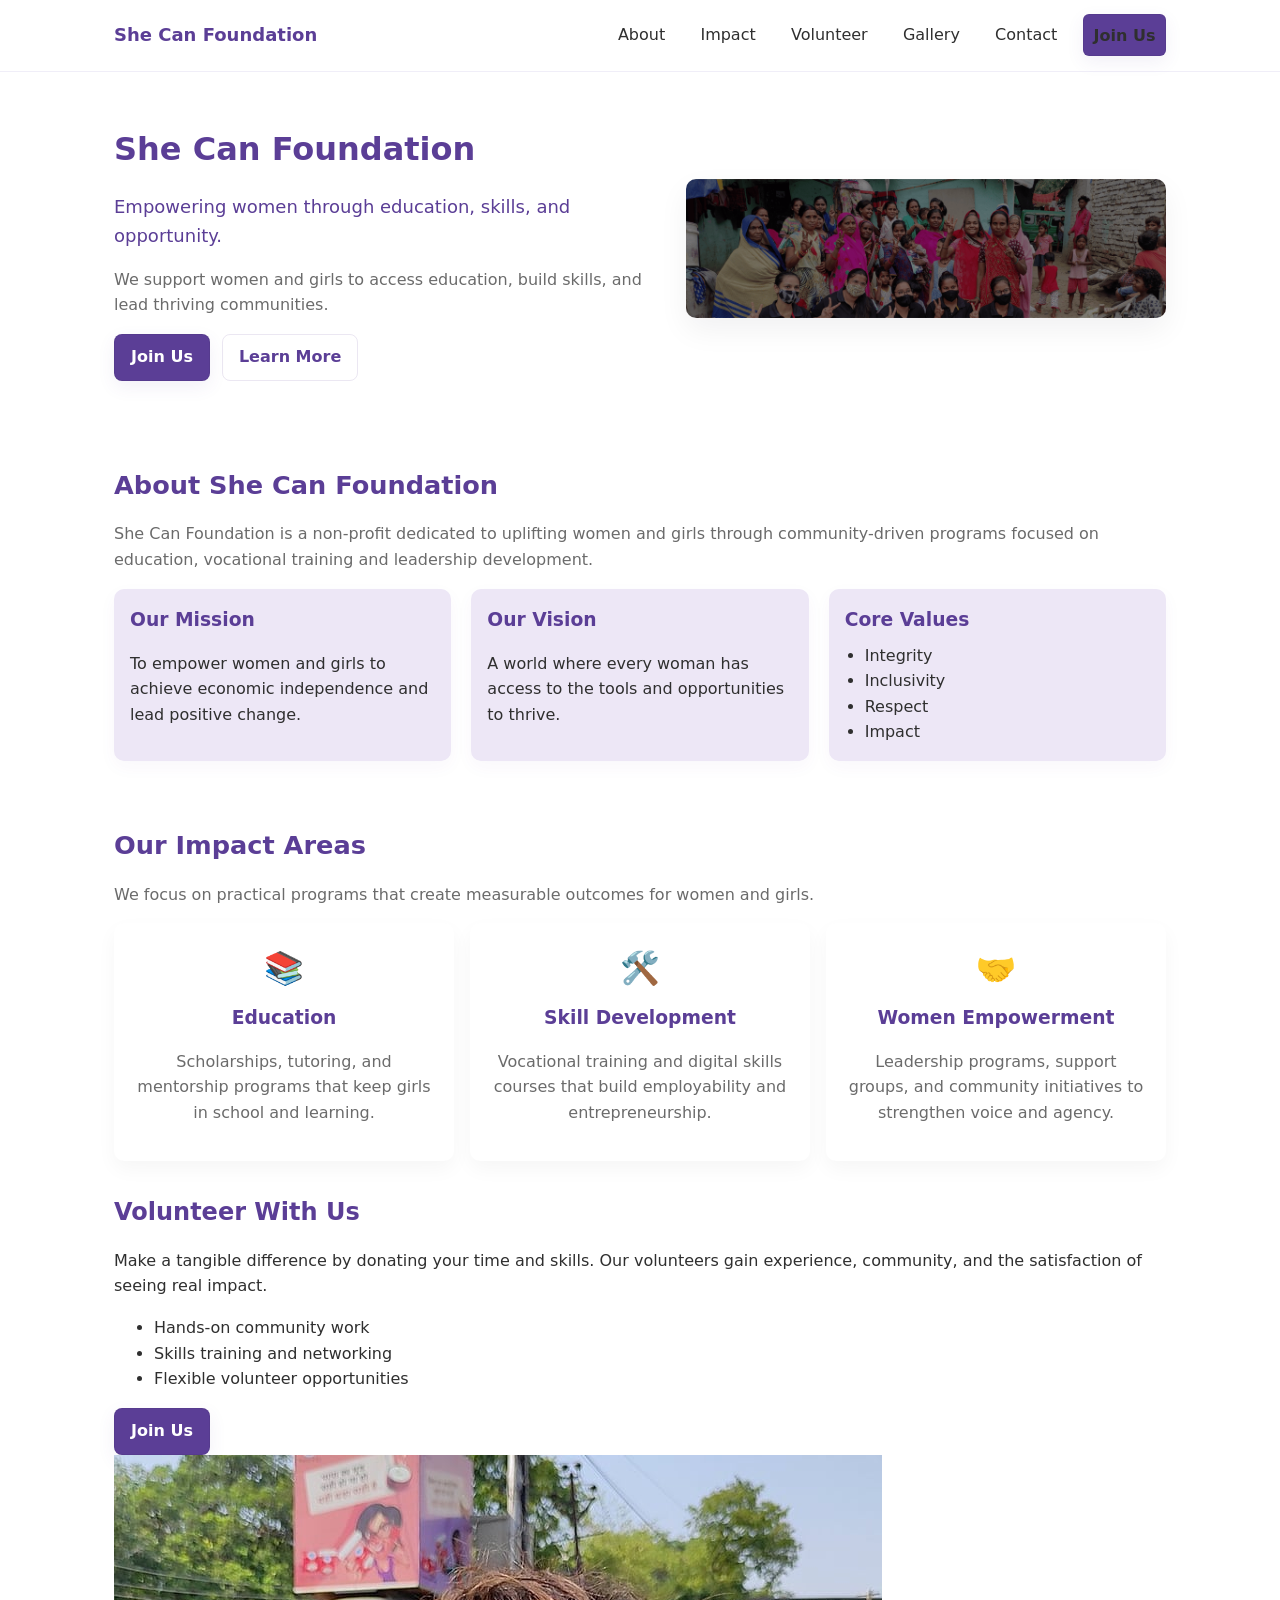
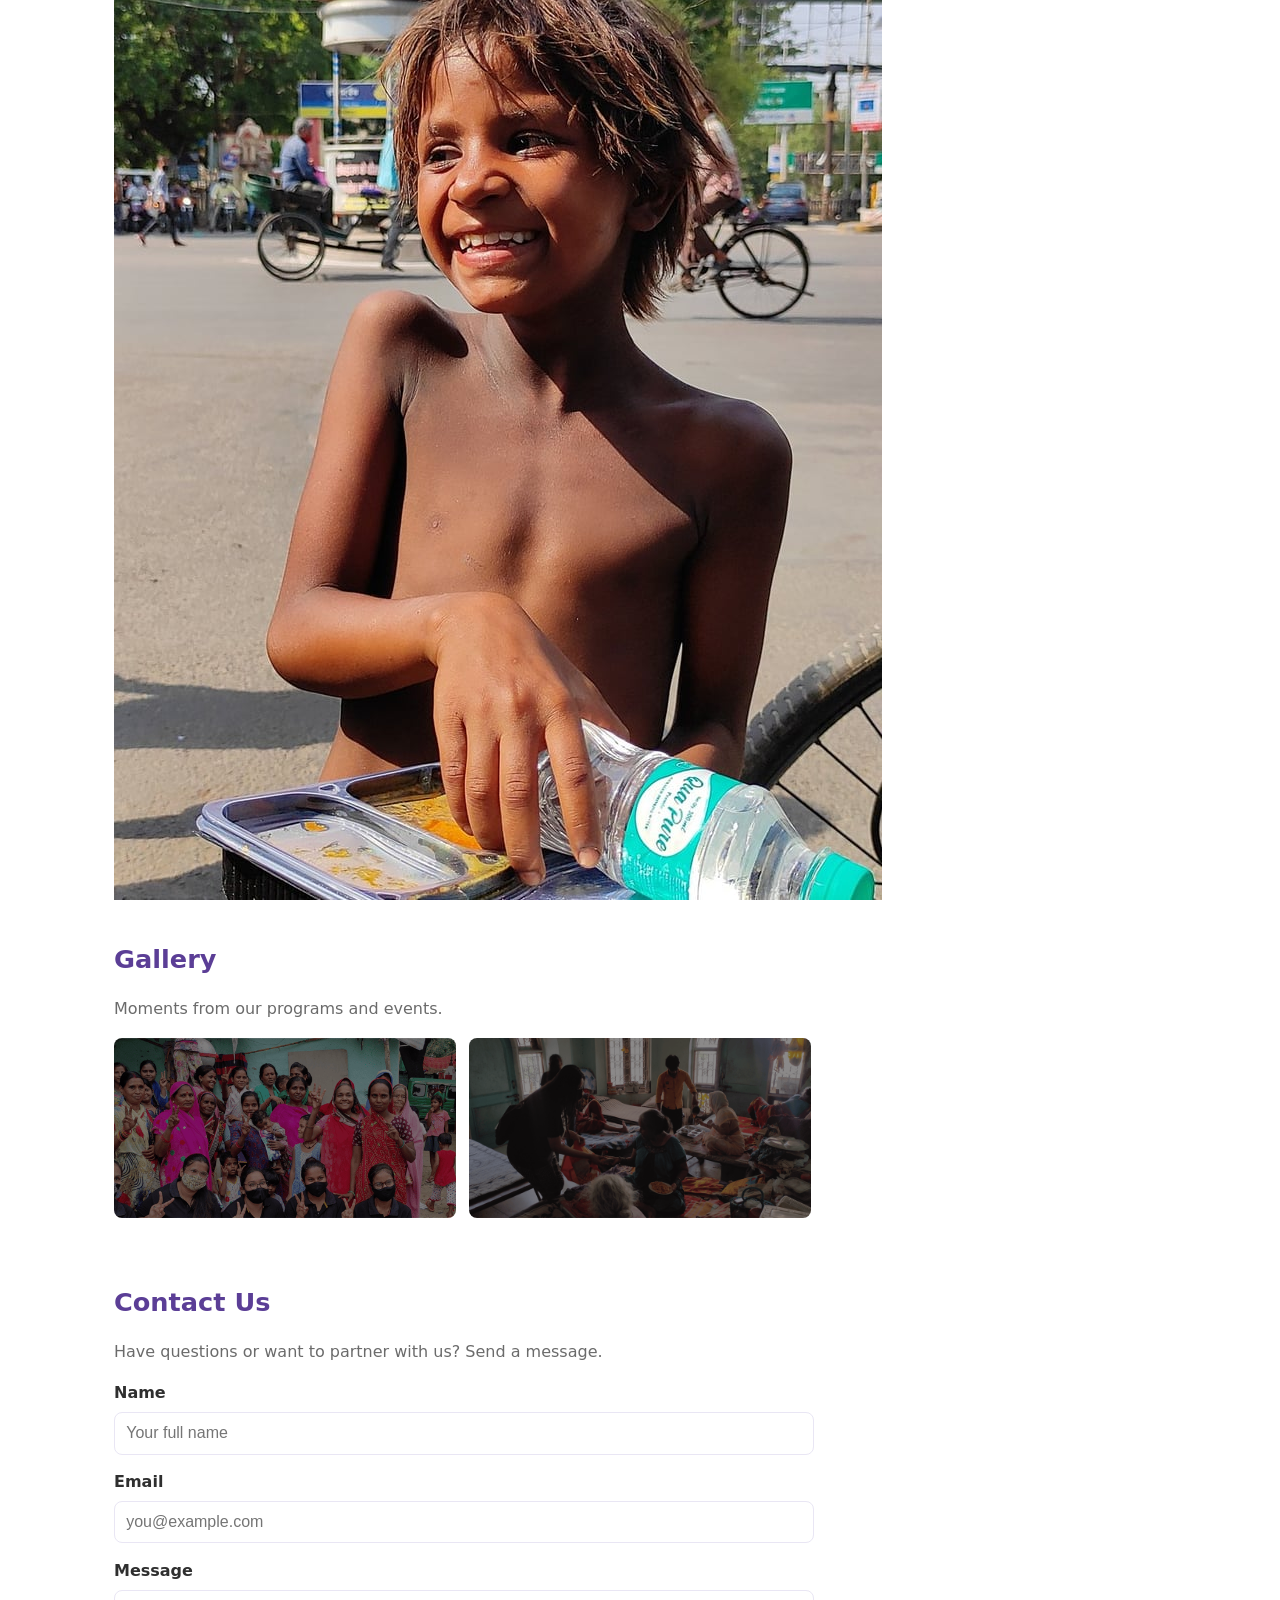
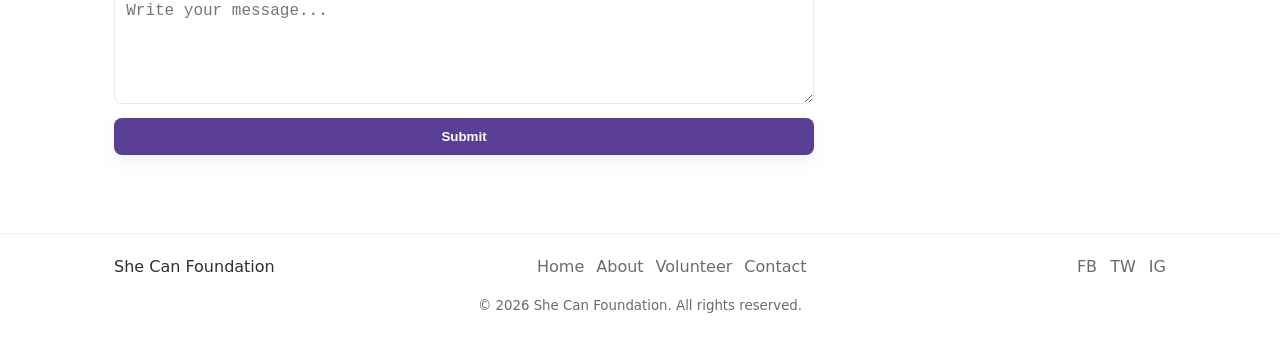
<file: index.html>
<!doctype html>
<!--
  FILE: index.html
  Main landing page for She Can Foundation
  - Semantic structure with header, main sections, and footer
  - Links to external CSS & JS files in the project's folders
  - Comments explain every major section for a beginner developer
-->
<html lang="en">
  <head>
    <meta charset="utf-8" />
    <meta name="viewport" content="width=device-width, initial-scale=1" />
    <title>She Can Foundation — Empowering Women</title>
    <!-- Link to global stylesheet (created later) -->
    <link rel="stylesheet" href="css/style.css" />
  </head>
  <body>
    <!-- Header / Navigation: sticky, simple links to page sections and pages -->
    <header class="site-header">
      <div class="container header-inner">
        <!-- Logo / NGO name -->
        <a class="brand" href="index.html">She Can Foundation</a>

        <!-- Primary navigation -->
        <nav class="nav" aria-label="Main navigation">
          <ul class="nav-list">
            <li><a href="#about">About</a></li>
            <li><a href="#impact">Impact</a></li>
            <li><a href="#volunteer">Volunteer</a></li>
            <li><a href="#gallery">Gallery</a></li>
            <li><a href="#contact">Contact</a></li>
            <li><a class="btn btn-primary" href="volunteer.html">Join Us</a></li>
          </ul>
        </nav>

        <!-- Mobile hamburger (JS toggles .open on .nav) -->
        <button class="mobile-toggle" aria-expanded="false" aria-label="Toggle navigation">
          <span class="hamburger"></span>
        </button>
      </div>
    </header>

    <!-- Main content area -->
    <main>
      <!-- Hero Section: large, motivating headline with CTA and image -->
      <section id="hero" class="hero">
        <div class="container hero-inner">
          <div class="hero-content">
            <!-- NGO name and inspiring tagline -->
            <h1 class="hero-title">She Can Foundation</h1>
            <p class="hero-tagline">Empowering women through education, skills, and opportunity.</p>

            <!-- Short mission statement -->
            <p class="hero-mission">We support women and girls to access education, build skills, and lead thriving communities.</p>

            <!-- Call-to-action button linking to volunteer page -->
            <div class="hero-ctas">
              <a class="btn btn-primary" href="volunteer.html">Join Us</a>
              <a class="btn btn-ghost" href="#about">Learn More</a>
            </div>
          </div>

          <!-- Professional hero image (replace images/hero.jpg with real photo) -->
          <div class="hero-image">
            <img src="images/hero.png" alt="Women learning and collaborating" />
          </div>
        </div>
      </section>

      <!-- About Section: brief intro, mission, vision, values -->
      <section id="about" class="about">
        <div class="container">
          <h2 class="section-title">About She Can Foundation</h2>
          <!-- Intro paragraph -->
          <p class="lead">She Can Foundation is a non-profit dedicated to uplifting women and girls through community-driven programs focused on education, vocational training and leadership development.</p>

          <div class="about-grid">
            <!-- Mission card -->
            <article class="about-card">
              <h3>Our Mission</h3>
              <p>To empower women and girls to achieve economic independence and lead positive change.</p>
            </article>

            <!-- Vision card -->
            <article class="about-card">
              <h3>Our Vision</h3>
              <p>A world where every woman has access to the tools and opportunities to thrive.</p>
            </article>

            <!-- Core values card -->
            <article class="about-card">
              <h3>Core Values</h3>
              <ul>
                <li>Integrity</li>
                <li>Inclusivity</li>
                <li>Respect</li>
                <li>Impact</li>
              </ul>
            </article>
          </div>
        </div>
      </section>

      <!-- Impact Section: three cards with icon, title, description -->
      <section id="impact" class="impact">
        <div class="container">
          <h2 class="section-title">Our Impact Areas</h2>
          <p class="lead">We focus on practical programs that create measurable outcomes for women and girls.</p>

          <div class="impact-grid">
            <!-- Education card -->
            <article class="impact-card">
              <div class="impact-icon" aria-hidden="true">📚</div>
              <h3>Education</h3>
              <p>Scholarships, tutoring, and mentorship programs that keep girls in school and learning.</p>
            </article>

            <!-- Skill Development card -->
            <article class="impact-card">
              <div class="impact-icon" aria-hidden="true">🛠️</div>
              <h3>Skill Development</h3>
              <p>Vocational training and digital skills courses that build employability and entrepreneurship.</p>
            </article>

            <!-- Women Empowerment card -->
            <article class="impact-card">
              <div class="impact-icon" aria-hidden="true">🤝</div>
              <h3>Women Empowerment</h3>
              <p>Leadership programs, support groups, and community initiatives to strengthen voice and agency.</p>
            </article>
          </div>
        </div>
      </section>

      <!-- Volunteer Callout Section: reasons to join with CTA -->
      <section id="volunteer" class="volunteer-cta">
        <div class="container volunteer-inner">
          <div class="volunteer-content">
            <h2>Volunteer With Us</h2>
            <p>Make a tangible difference by donating your time and skills. Our volunteers gain experience, community, and the satisfaction of seeing real impact.</p>
            <ul class="benefits-list">
              <li>Hands-on community work</li>
              <li>Skills training and networking</li>
              <li>Flexible volunteer opportunities</li>
            </ul>
            <a class="btn btn-primary" href="volunteer.html">Join Us</a>
          </div>

          <div class="volunteer-image">
            <img src="images/volunteer.png" alt="Child participating in a She Can program" />
          </div>
        </div>
      </section>

      <!-- Gallery Section: responsive image grid -->
      <section id="gallery" class="gallery">
        <div class="container">
          <h2 class="section-title">Gallery</h2>
          <p class="lead">Moments from our programs and events.</p>

          <!-- Simple responsive grid; add images in images/gallery/ -->
          <div class="gallery-grid">
            <!-- Only showing the first two gallery images on the site; images 3-6 removed from the page but left in the images folder. -->
            <img src="images/gallery/photo1.png" alt="Program image 1" />
            <img src="images/gallery/photo2.png" alt="Program image 2" />
          </div>
        </div>
      </section>

      <!-- Contact Section: form with Name, Email, Message, Submit -->
      <section id="contact" class="contact">
        <div class="container">
          <h2 class="section-title">Contact Us</h2>
          <p class="lead">Have questions or want to partner with us? Send a message.</p>

          <!-- Contact form: validation handled by js/script.js -->
          <form id="contactForm" class="contact-form" action="#" method="post" novalidate>
            <div class="form-row">
              <label for="name">Name</label>
              <input type="text" id="name" name="name" autocomplete="name" required placeholder="Your full name" />
            </div>

            <div class="form-row">
              <label for="email">Email</label>
              <input type="email" id="email" name="email" autocomplete="email" required placeholder="you@example.com" />
            </div>

            <div class="form-row">
              <label for="message">Message</label>
              <textarea id="message" name="message" autocomplete="off" rows="5" required placeholder="Write your message..."></textarea>
            </div>

            <div class="form-row">
              <button type="submit" class="btn btn-primary">Submit</button>
            </div>

            <!-- Simple form feedback area -->
            <div id="formMessage" class="form-message" aria-live="polite"></div>
          </form>
        </div>
      </section>
    </main>

    <!-- Footer: NGO name, quick links, social placeholders, copyright -->
    <footer class="site-footer">
      <div class="container footer-inner">
        <div class="footer-brand">She Can Foundation</div>

        <ul class="footer-links">
          <li><a href="index.html">Home</a></li>
          <li><a href="about.html">About</a></li>
          <li><a href="volunteer.html">Volunteer</a></li>
          <li><a href="contact.html">Contact</a></li>
        </ul>

        <div class="footer-social">
          <!-- Social placeholders -->
          <a href="#" aria-label="Facebook">FB</a>
          <a href="#" aria-label="Twitter">TW</a>
          <a href="#" aria-label="Instagram">IG</a>
        </div>
      </div>

      <div class="container footer-legal">
        <small>&copy; <span id="year"></span> She Can Foundation. All rights reserved.</small>
      </div>
    </footer>

    <!-- Back-to-top button -->
    <button id="backToTop" class="back-to-top" aria-label="Back to top">↑</button>

    <!-- Link to site script (created later) -->
    <script src="js/script.js"></script>
  </body>
</html>
</file>
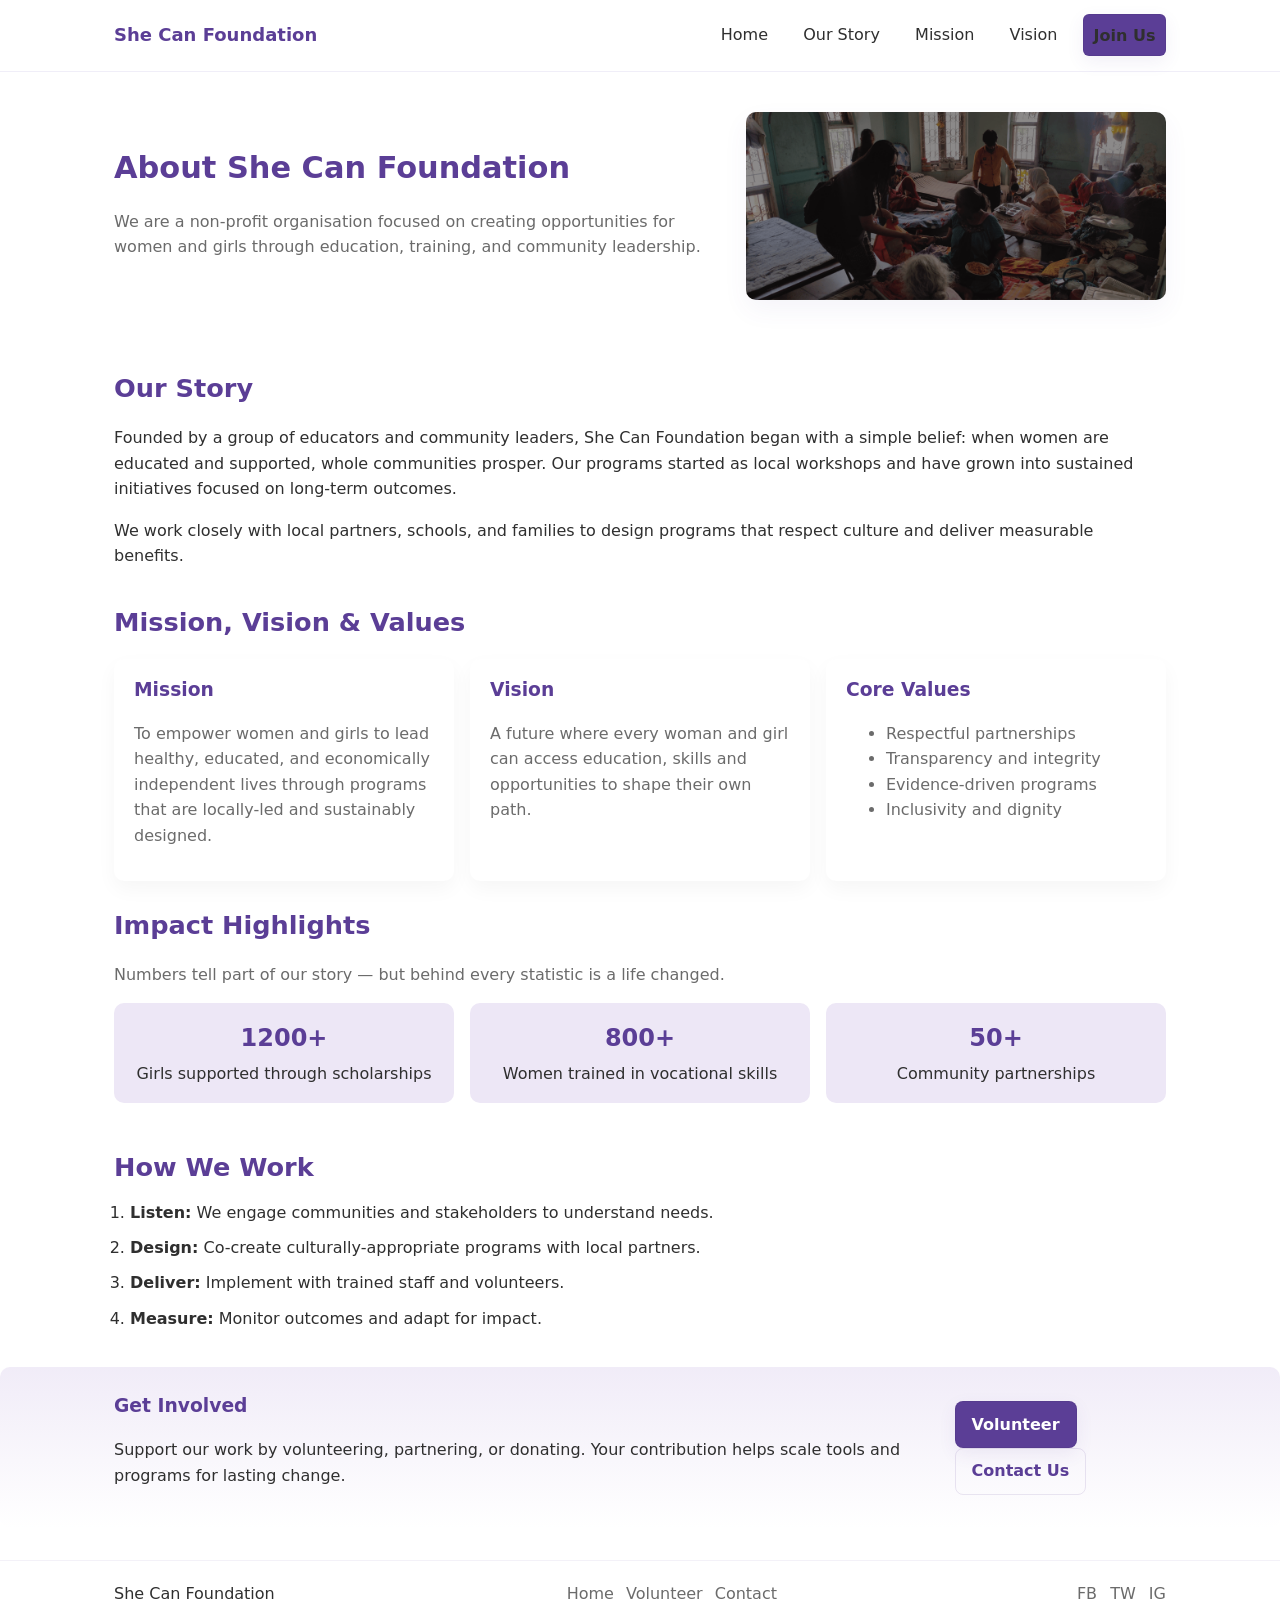
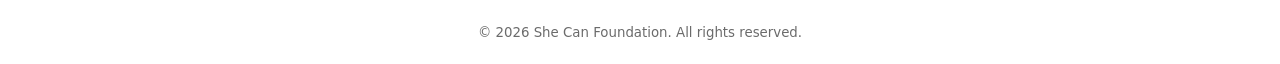
<file: about.html>
<!doctype html>
<!--
  FILE: about.html
  About page for She Can Foundation
  - Uses semantic HTML to describe the organization
  - Links to global and page-specific CSS
  - Includes comments for every major section so beginners can follow
-->
<html lang="en">
  <head>
    <meta charset="utf-8" />
    <meta name="viewport" content="width=device-width, initial-scale=1" />
    <title>About — She Can Foundation</title>
    <!-- Global styles and page-specific styles -->
    <link rel="stylesheet" href="css/style.css" />
    <link rel="stylesheet" href="css/about.css" />
  </head>
  <body>
    <!-- Site header: logo, navigation, and mobile toggle -->
    <header class="site-header">
      <div class="container header-inner">
        <a class="brand" href="index.html">She Can Foundation</a>
        <nav class="nav" aria-label="Main navigation">
          <ul class="nav-list">
            <li><a href="index.html">Home</a></li>
            <li><a href="#our-story">Our Story</a></li>
            <li><a href="#mission">Mission</a></li>
            <li><a href="#vision">Vision</a></li>
            <li><a href="volunteer.html" class="btn btn-primary">Join Us</a></li>
          </ul>
        </nav>
        <button class="mobile-toggle" aria-expanded="false" aria-label="Toggle navigation">
          <span class="hamburger"></span>
        </button>
      </div>
    </header>

    <!-- Main content area -->
    <main>
      <!-- Top hero for the about page: subtle and professional -->
      <section class="about-hero">
        <div class="container about-hero-inner">
          <div class="about-hero-text">
            <!-- Page heading and short intro -->
            <h1>About She Can Foundation</h1>
            <p class="lead">We are a non-profit organisation focused on creating opportunities for women and girls through education, training, and community leadership.</p>
          </div>

          <!-- Decorative/professional image for about page; replace with your photo -->
          <div class="about-hero-image">
            <img src="images/about.png" alt="She Can Foundation community program" />
          </div>
        </div>
      </section>

      <!-- Our Story: background and history -->
      <section id="our-story" class="our-story">
        <div class="container">
          <h2 class="section-title">Our Story</h2>
          <!-- Paragraphs describe the organization's origin and approach -->
          <p>Founded by a group of educators and community leaders, She Can Foundation began with a simple belief: when women are educated and supported, whole communities prosper. Our programs started as local workshops and have grown into sustained initiatives focused on long-term outcomes.</p>
          <p>We work closely with local partners, schools, and families to design programs that respect culture and deliver measurable benefits.</p>
        </div>
      </section>

      <!-- Mission / Vision / Values section with cards for clarity -->
      <section id="mission" class="mission-vision">
        <div class="container">
          <h2 class="section-title">Mission, Vision & Values</h2>

          <div class="mv-grid">
            <!-- Mission card -->
            <article class="mv-card">
              <h3>Mission</h3>
              <p>To empower women and girls to lead healthy, educated, and economically independent lives through programs that are locally-led and sustainably designed.</p>
            </article>

            <!-- Vision card -->
            <article class="mv-card">
              <h3>Vision</h3>
              <p>A future where every woman and girl can access education, skills and opportunities to shape their own path.</p>
            </article>

            <!-- Values card -->
            <article class="mv-card">
              <h3>Core Values</h3>
              <ul>
                <li>Respectful partnerships</li>
                <li>Transparency and integrity</li>
                <li>Evidence-driven programs</li>
                <li>Inclusivity and dignity</li>
              </ul>
            </article>
          </div>
        </div>
      </section>

      <!-- Impact highlights: short stats or program highlights -->
      <section class="impact-highlights">
        <div class="container">
          <h2 class="section-title">Impact Highlights</h2>
          <p class="lead">Numbers tell part of our story — but behind every statistic is a life changed.</p>

          <div class="highlights-grid">
            <!-- Each highlight is presented clearly and accessibly -->
            <div class="highlight">
              <div class="highlight-value">1200+</div>
              <div class="highlight-label">Girls supported through scholarships</div>
            </div>

            <div class="highlight">
              <div class="highlight-value">800+</div>
              <div class="highlight-label">Women trained in vocational skills</div>
            </div>

            <div class="highlight">
              <div class="highlight-value">50+</div>
              <div class="highlight-label">Community partnerships</div>
            </div>
          </div>
        </div>
      </section>

      <!-- How we work: short methodology steps -->
      <section class="how-we-work">
        <div class="container">
          <h2 class="section-title">How We Work</h2>
          <ol class="work-steps">
            <li><strong>Listen:</strong> We engage communities and stakeholders to understand needs.</li>
            <li><strong>Design:</strong> Co-create culturally-appropriate programs with local partners.</li>
            <li><strong>Deliver:</strong> Implement with trained staff and volunteers.</li>
            <li><strong>Measure:</strong> Monitor outcomes and adapt for impact.</li>
          </ol>
        </div>
      </section>

      <!-- Call to action: invite to volunteer or donate -->
      <section class="about-cta">
        <div class="container about-cta-inner">
          <div>
            <h3>Get Involved</h3>
            <p>Support our work by volunteering, partnering, or donating. Your contribution helps scale tools and programs for lasting change.</p>
          </div>
          <div class="about-cta-buttons">
            <a href="volunteer.html" class="btn btn-primary">Volunteer</a>
            <a href="contact.html" class="btn btn-ghost">Contact Us</a>
          </div>
        </div>
      </section>
    </main>

    <!-- Footer: consistent with the rest of the site -->
    <footer class="site-footer">
      <div class="container footer-inner">
        <div class="footer-brand">She Can Foundation</div>
        <ul class="footer-links">
          <li><a href="index.html">Home</a></li>
          <li><a href="volunteer.html">Volunteer</a></li>
          <li><a href="contact.html">Contact</a></li>
        </ul>
        <div class="footer-social">
          <a href="#" aria-label="Facebook">FB</a>
          <a href="#" aria-label="Twitter">TW</a>
          <a href="#" aria-label="Instagram">IG</a>
        </div>
      </div>
      <div class="container footer-legal">
        <small>&copy; <span id="year"></span> She Can Foundation. All rights reserved.</small>
      </div>
    </footer>

    <!-- Link to shared JS for interactions (mobile menu, back-to-top, year) -->
    <script src="js/script.js"></script>
  </body>
</html>
</file>
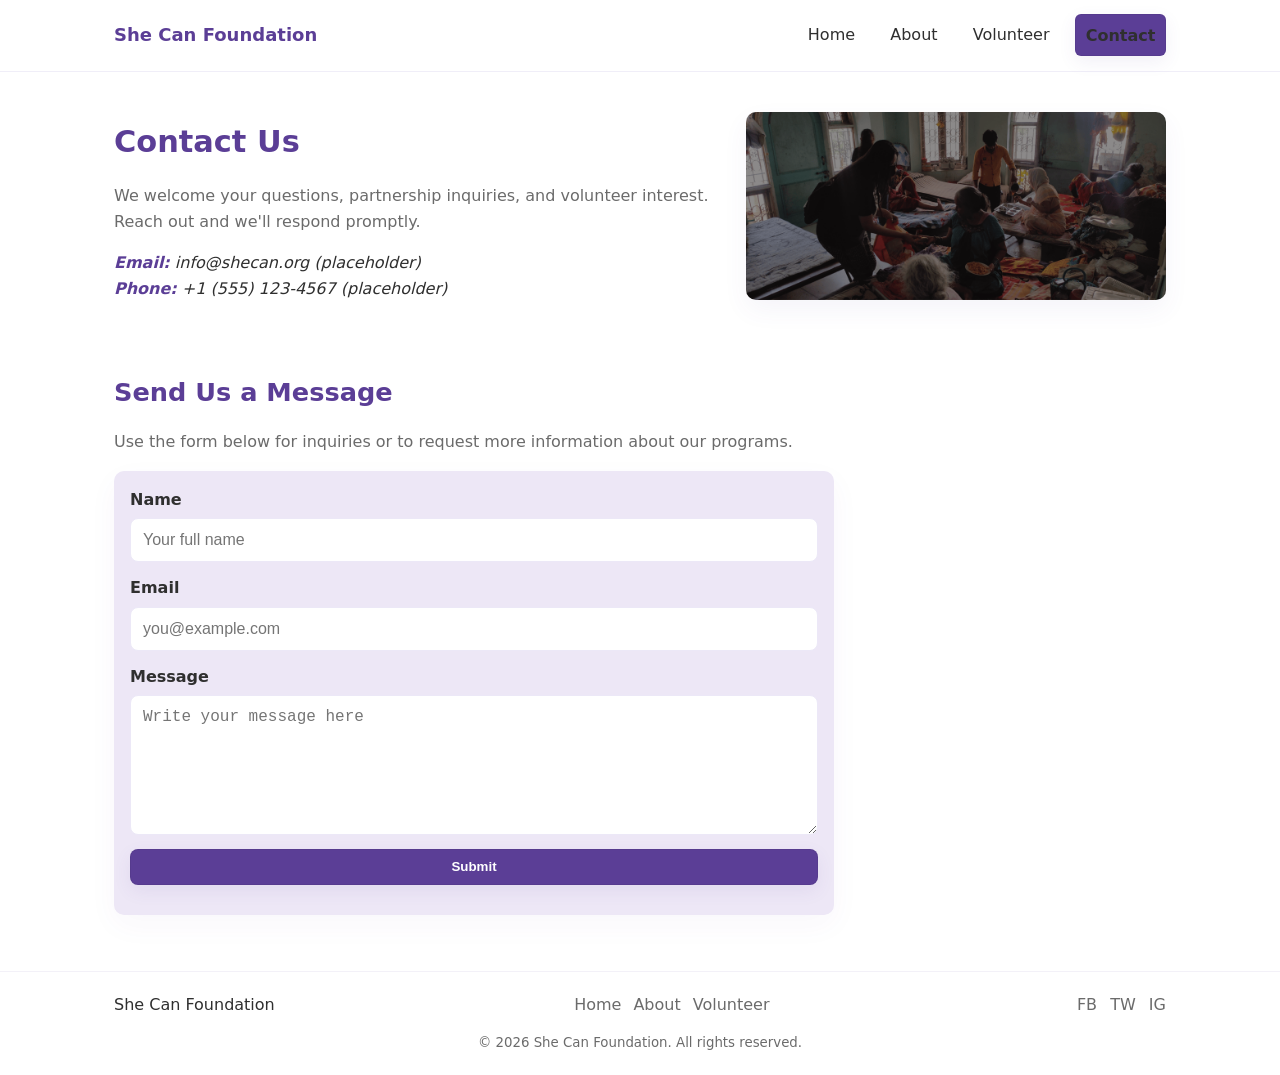
<file: contact.html>
<!doctype html>
<!--
  FILE: contact.html
  Contact page for She Can Foundation
  - Semantic contact form with Name, Email, Message fields
  - Links to global and page-specific CSS
  - Includes comments explaining each major section for beginners
-->
<html lang="en">
  <head>
    <meta charset="utf-8" />
    <meta name="viewport" content="width=device-width, initial-scale=1" />
    <title>Contact — She Can Foundation</title>
    <!-- Global styles and contact page styles -->
    <link rel="stylesheet" href="css/style.css" />
    <link rel="stylesheet" href="css/contact.css" />
  </head>
  <body>
    <!-- Header: consistent site navigation -->
    <header class="site-header">
      <div class="container header-inner">
        <a class="brand" href="index.html">She Can Foundation</a>
        <nav class="nav" aria-label="Main navigation">
          <ul class="nav-list">
            <li><a href="index.html">Home</a></li>
            <li><a href="about.html">About</a></li>
            <li><a href="volunteer.html">Volunteer</a></li>
            <li><a class="btn btn-primary" href="contact.html">Contact</a></li>
          </ul>
        </nav>
        <button class="mobile-toggle" aria-expanded="false" aria-label="Toggle navigation">
          <span class="hamburger"></span>
        </button>
      </div>
    </header>

    <!-- Main: contact information and form -->
    <main>
      <!-- Contact hero: short intro and contact details -->
      <section class="contact-hero">
        <div class="container contact-hero-inner">
          <div class="contact-hero-text">
            <h1>Contact Us</h1>
            <p class="lead">We welcome your questions, partnership inquiries, and volunteer interest. Reach out and we'll respond promptly.</p>
            <address class="contact-info">
              <div><strong>Email:</strong> info@shecan.org (placeholder)</div>
              <div><strong>Phone:</strong> +1 (555) 123-4567 (placeholder)</div>
            </address>
          </div>
          <div class="contact-hero-image">
            <img src="images/contact.png" alt="Team connecting with community" />
          </div>
        </div>
      </section>

      <!-- Contact form: Name, Email, Message with validation (JS) -->
      <section class="contact-form-section">
        <div class="container">
          <h2 class="section-title">Send Us a Message</h2>
          <p class="lead">Use the form below for inquiries or to request more information about our programs.</p>

          <!-- Form uses client-side JS in js/script.js for validation and feedback -->
          <form id="siteContactForm" class="contact-form" action="#" method="post" novalidate>
            <!-- Name field -->
            <div class="form-row">
              <label for="cname">Name</label>
              <input type="text" id="cname" name="name" autocomplete="name" required placeholder="Your full name" />
            </div>

            <!-- Email field -->
            <div class="form-row">
              <label for="cemail">Email</label>
              <input type="email" id="cemail" name="email" autocomplete="email" required placeholder="you@example.com" />
            </div>

            <!-- Message field -->
            <div class="form-row">
              <label for="cmessage">Message</label>
              <textarea id="cmessage" name="message" autocomplete="off" rows="6" required placeholder="Write your message here"></textarea>
            </div>

            <!-- Submit button -->
            <div class="form-row">
              <button type="submit" class="btn btn-primary">Submit</button>
            </div>

            <!-- Feedback area updated by JS after validation/submission -->
            <div id="contactFormMessage" class="form-message" aria-live="polite"></div>
          </form>
        </div>
      </section>
    </main>

    <!-- Footer: consistent site footer -->
    <footer class="site-footer">
      <div class="container footer-inner">
        <div class="footer-brand">She Can Foundation</div>
        <ul class="footer-links">
          <li><a href="index.html">Home</a></li>
          <li><a href="about.html">About</a></li>
          <li><a href="volunteer.html">Volunteer</a></li>
        </ul>
        <div class="footer-social">
          <a href="#" aria-label="Facebook">FB</a>
          <a href="#" aria-label="Twitter">TW</a>
          <a href="#" aria-label="Instagram">IG</a>
        </div>
      </div>
      <div class="container footer-legal">
        <small>&copy; <span id="year"></span> She Can Foundation. All rights reserved.</small>
      </div>
    </footer>

    <!-- Shared JS for mobile menu, form validation, year, back-to-top -->
    <script src="js/script.js"></script>
  </body>
</html>
</file>
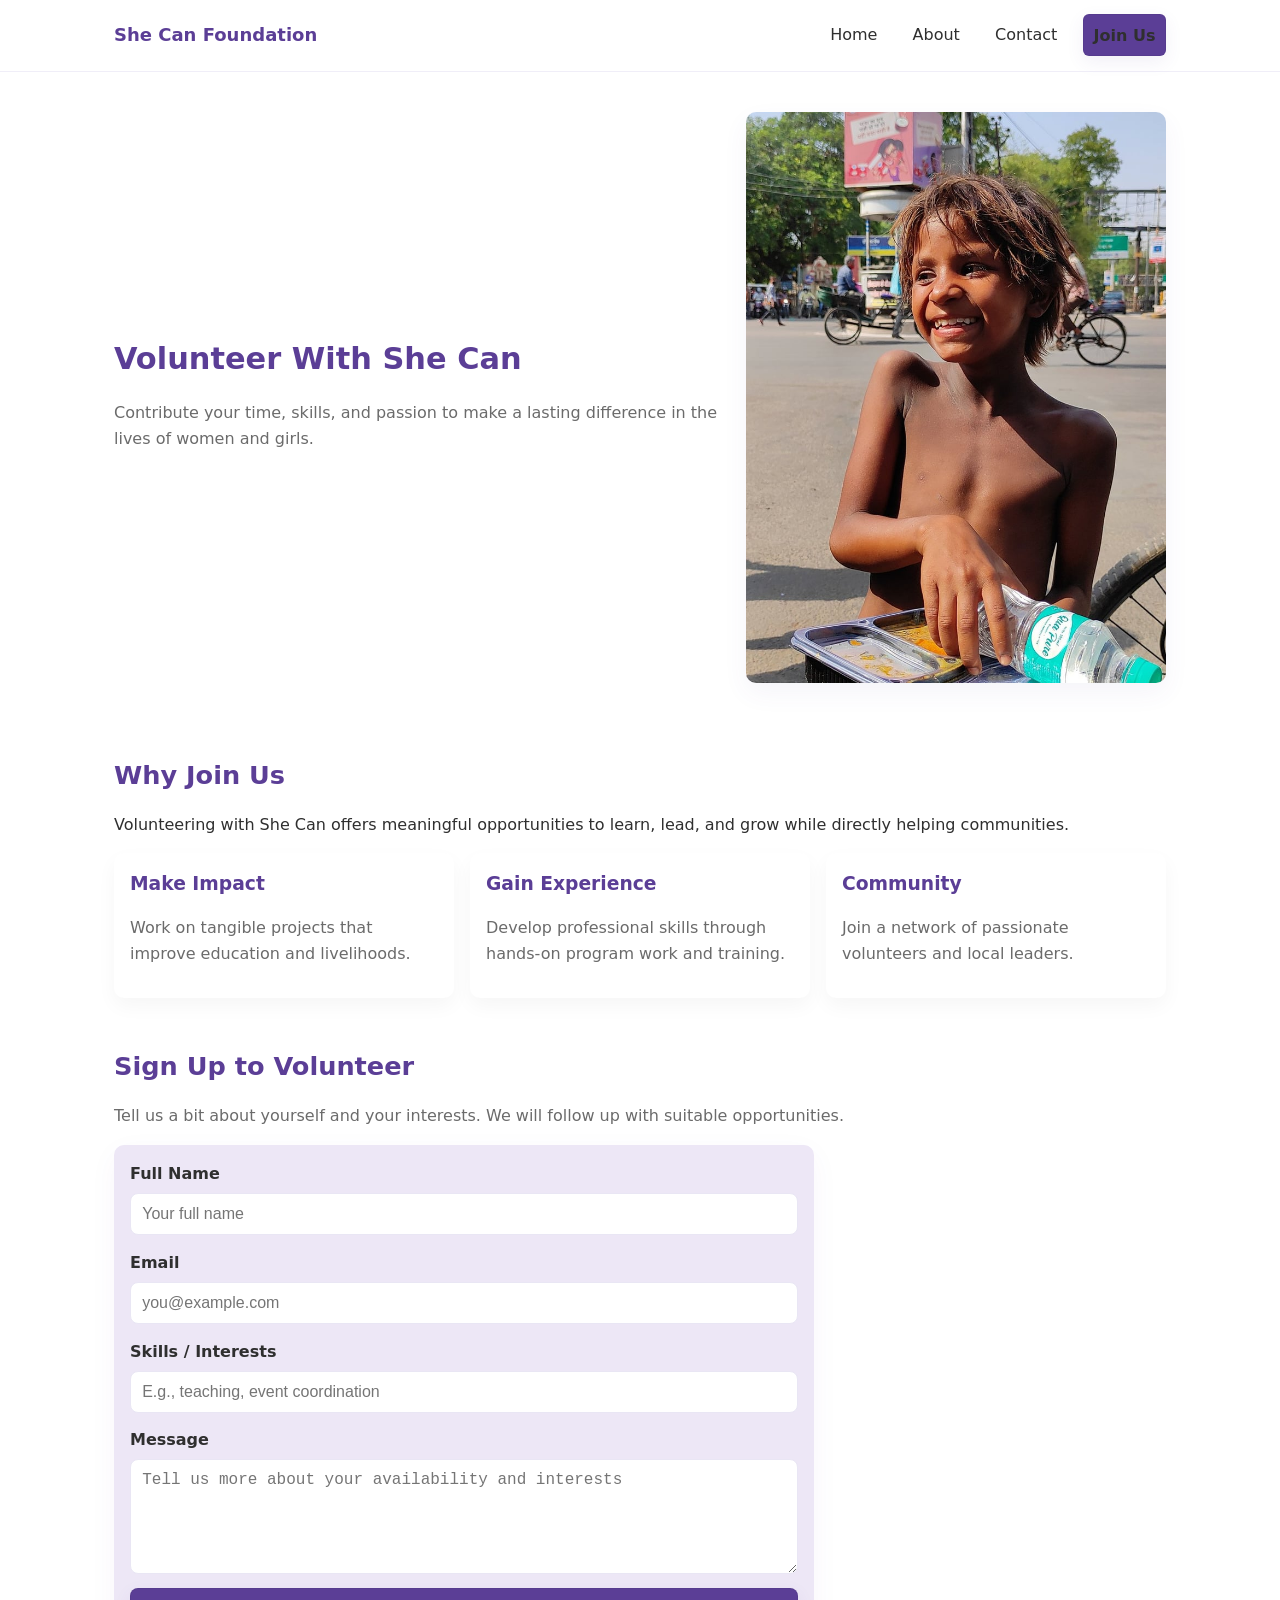
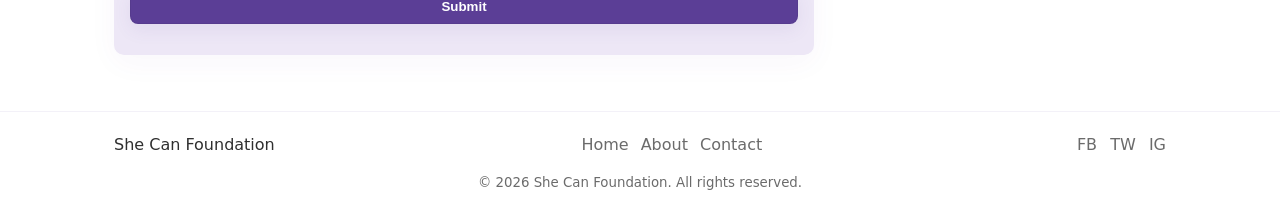
<file: volunteer.html>
<!doctype html>
<!--
  FILE: volunteer.html
  Volunteer page for She Can Foundation
  - Explains why to volunteer, benefits, and how to join
  - Page-specific CSS is linked alongside global styles
  - Comments included for clarity for beginner developers
-->
<html lang="en">
  <head>
    <meta charset="utf-8" />
    <meta name="viewport" content="width=device-width, initial-scale=1" />
    <title>Volunteer — She Can Foundation</title>
    <link rel="stylesheet" href="css/style.css" />
    <link rel="stylesheet" href="css/volunteer.css" />
  </head>
  <body>
    <!-- Header: consistent navigation across the site -->
    <header class="site-header">
      <div class="container header-inner">
        <a class="brand" href="index.html">She Can Foundation</a>
        <nav class="nav" aria-label="Main navigation">
          <ul class="nav-list">
            <li><a href="index.html">Home</a></li>
            <li><a href="about.html">About</a></li>
            <li><a href="contact.html">Contact</a></li>
            <li><a class="btn btn-primary" href="volunteer.html">Join Us</a></li>
          </ul>
        </nav>
        <button class="mobile-toggle" aria-expanded="false" aria-label="Toggle navigation">
          <span class="hamburger"></span>
        </button>
      </div>
    </header>

    <main>
      <!-- Volunteer Hero: strong headline and brief reason to join -->
      <section class="vol-hero">
        <div class="container vol-hero-inner">
          <div class="vol-hero-text">
            <h1>Volunteer With She Can</h1>
            <p class="lead">Contribute your time, skills, and passion to make a lasting difference in the lives of women and girls.</p>
          </div>
          <div class="vol-hero-image">
            <img src="images/volunteer.png" alt="Child participating in a She Can program" />
          </div>
        </div>
      </section>

      <!-- Why Join: clear reasons and benefits -->
      <section class="why-join">
        <div class="container">
          <h2 class="section-title">Why Join Us</h2>
          <p>Volunteering with She Can offers meaningful opportunities to learn, lead, and grow while directly helping communities.</p>

          <div class="benefits-grid">
            <div class="benefit">
              <h3>Make Impact</h3>
              <p>Work on tangible projects that improve education and livelihoods.</p>
            </div>

            <div class="benefit">
              <h3>Gain Experience</h3>
              <p>Develop professional skills through hands-on program work and training.</p>
            </div>

            <div class="benefit">
              <h3>Community</h3>
              <p>Join a network of passionate volunteers and local leaders.</p>
            </div>
          </div>
        </div>
      </section>

      <!-- Volunteer sign-up form: simple fields and notes about commitment -->
      <section class="signup">
        <div class="container">
          <h2 class="section-title">Sign Up to Volunteer</h2>
          <p class="lead">Tell us a bit about yourself and your interests. We will follow up with suitable opportunities.</p>

          <form id="volunteerForm" class="volunteer-form" action="#" method="post" novalidate>
            <div class="form-row">
              <label for="vname">Full Name</label>
              <input type="text" id="vname" name="vname" autocomplete="name" required placeholder="Your full name" />
            </div>

            <div class="form-row">
              <label for="vemail">Email</label>
              <input type="email" id="vemail" name="vemail" autocomplete="email" required placeholder="you@example.com" />
            </div>

            <div class="form-row">
              <label for="vskills">Skills / Interests</label>
              <input type="text" id="vskills" name="vskills" autocomplete="organization-title" placeholder="E.g., teaching, event coordination" />
            </div>

            <div class="form-row">
              <label for="vmessage">Message</label>
              <textarea id="vmessage" name="vmessage" autocomplete="off" rows="5" placeholder="Tell us more about your availability and interests"></textarea>
            </div>

            <div class="form-row">
              <button type="submit" class="btn btn-primary">Submit</button>
            </div>

            <div id="volFormMessage" class="form-message" aria-live="polite"></div>
          </form>
        </div>
      </section>
    </main>

    <!-- Footer: site-wide footer with links and social placeholders -->
    <footer class="site-footer">
      <div class="container footer-inner">
        <div class="footer-brand">She Can Foundation</div>
        <ul class="footer-links">
          <li><a href="index.html">Home</a></li>
          <li><a href="about.html">About</a></li>
          <li><a href="contact.html">Contact</a></li>
        </ul>
        <div class="footer-social">
          <a href="#" aria-label="Facebook">FB</a>
          <a href="#" aria-label="Twitter">TW</a>
          <a href="#" aria-label="Instagram">IG</a>
        </div>
      </div>
      <div class="container footer-legal">
        <small>&copy; <span id="year"></span> She Can Foundation. All rights reserved.</small>
      </div>
    </footer>

    <!-- Shared script for interactions, form validation and mobile menu -->
    <script src="js/script.js"></script>
  </body>
</html>
</file>
<file: css/style.css>
/*
  FILE: css/style.css
  Global stylesheet for She Can Foundation

  Sections (in order):
  - CSS variables and Global Styles
  - Utility classes and container
  - Navbar
  - Hero
  - About / Cards
  - Impact
  - Gallery
  - Forms / Contact
  - Footer
  - Back to top
  - Responsive Media Queries

  Comments explain major areas for beginner developers.
*/

/* ==========================
   CSS Variables (colors, spacing, typography)
   ========================== */
:root {
  /* Color palette */
  --color-primary: #5B3E96; /* Deep Purple */
  --color-secondary: #EDE7F6; /* Soft Lavender */
  --color-bg: #ffffff; /* White backgrounds */
  --color-text: #2f2f2f; /* Dark grey text */
  --color-muted: #6b6b6b; /* Muted text */

  /* Spacing and sizing */
  --max-width: 1100px;
  --container-padding: 1.5rem;
  --radius: 10px; /* subtle rounded corners */

  /* Typography */
  --font-sans: system-ui, -apple-system, 'Segoe UI', Roboto, 'Helvetica Neue', Arial;
}

/* ==========================
   Global Styles
   - Base typography, box-sizing, and layout helpers
   ========================== */
* { box-sizing: border-box; }
html { scroll-behavior: smooth; }
body {
  margin: 0;
  font-family: var(--font-sans);
  color: var(--color-text);
  background: var(--color-bg);
  line-height: 1.6;
  -webkit-font-smoothing: antialiased;
  -moz-osx-font-smoothing: grayscale;
}

/* Simple container used site-wide to centre content */
.container {
  max-width: var(--max-width);
  padding: 0 var(--container-padding);
  margin: 0 auto;
}

/* Headings and section title styles */
h1, h2, h3 { color: var(--color-primary); margin: 0 0 0.5rem 0; }
.lead { color: var(--color-muted); margin-bottom: 1rem; }
.section-title { font-size: 1.6rem; margin-bottom: 0.75rem; }

/* Buttons: primary and ghost styles */
.btn {
  display: inline-block;
  padding: 0.6rem 1rem;
  border-radius: 8px;
  text-decoration: none;
  font-weight: 600;
  transition: transform 120ms ease, box-shadow 120ms ease;
}
.btn:focus { outline: 3px solid rgba(91,62,150,0.15); outline-offset: 2px; }
.btn-primary {
  background: var(--color-primary);
  color: #fff;
  border: 1px solid rgba(0,0,0,0.05);
  box-shadow: 0 6px 18px rgba(91,62,150,0.08);
}
.btn-primary:hover { transform: translateY(-2px); }
.btn-ghost {
  background: transparent;
  color: var(--color-primary);
  border: 1px solid rgba(91,62,150,0.12);
}

/* Small utilities */
.text-muted { color: var(--color-muted); }
.row { display:flex; gap:1rem; align-items:center; }

/* ==========================
   Navbar
   - Sticky header, desktop nav, mobile toggle
   ========================== */
.site-header {
  width: 100%;
  background: #fff;
  position: sticky;
  top: 0;
  z-index: 40;
  border-bottom: 1px solid #f0eef8;
}
.header-inner {
  display:flex;
  align-items:center;
  justify-content:space-between;
  padding: 0.9rem var(--container-padding);
}
.brand {
  font-weight:700;
  color:var(--color-primary);
  text-decoration:none;
  font-size:1.125rem;
}
.nav-list { list-style:none; margin:0; padding:0; display:flex; gap:1rem; align-items:center; }
.nav-list li a { color:var(--color-text); text-decoration:none; padding:0.45rem 0.6rem; border-radius:6px; }
.nav-list li a:hover { background: var(--color-secondary); color:var(--color-primary); }

/* Mobile navigation (hidden on desktop) */
.mobile-toggle { display:none; background:none; border:0; padding:0.4rem; cursor:pointer; }
.hamburger { width:22px; height:2px; background:var(--color-text); display:block; position:relative; }
.hamburger::before, .hamburger::after { content:''; position:absolute; left:0; right:0; height:2px; background:var(--color-text); }
.hamburger::before { top:-6px; }
.hamburger::after { top:6px; }

/* Mobile nav state when opened (JS toggles .open on .nav) */
.nav { display:block; }
@media (max-width: 860px) {
  .nav-list { display:none; flex-direction:column; gap:0.5rem; background:#fff; padding:1rem; border-radius:8px; box-shadow:0 8px 24px rgba(16,16,28,0.06); }
  .nav-list.open { display:flex; }
  .mobile-toggle { display:block; }
}

/* ==========================
   Hero
   - Two-column layout with text and image
   ========================== */
.hero { padding: 3.25rem 0; }
.hero-inner { display:grid; grid-template-columns: 1fr 480px; gap:2rem; align-items:center; }
.hero-title { font-size:2rem; margin-bottom:0.35rem; }
.hero-tagline { font-size:1.125rem; color:var(--color-primary); margin-bottom:0.5rem; }
.hero-mission { color:var(--color-muted); margin-bottom:1rem; }
.hero-ctas { display:flex; gap:0.75rem; margin-top:0.75rem; }
.hero-image img { width:100%; height:auto; border-radius: var(--radius); box-shadow: 0 12px 30px rgba(16,16,28,0.06); }

@media (max-width: 1000px) {
  .hero-inner { grid-template-columns: 1fr; }
  .hero-image { order: -1; }
}

/* ==========================
   About / Cards
   - Simple grid for mission/vision/values
   ========================== */
.about { padding: 2rem 0; }
.about-grid { display:grid; grid-template-columns: repeat(3,1fr); gap:1.25rem; margin-top:1rem; }
.about-card { background:var(--color-secondary); padding:1rem; border-radius: var(--radius); box-shadow: 0 6px 18px rgba(91,62,150,0.04); }
.about-card h3 { margin-bottom:0.5rem; }
.about-card ul { margin:0; padding-left:1.25rem; color:var(--color-text); }

@media (max-width: 860px) { .about-grid { grid-template-columns: 1fr; } }

/* ==========================
   Impact
   - Cards with icon, title, description
   ========================== */
.impact { padding: 2rem 0; }
.impact-grid { display:grid; grid-template-columns: repeat(3,1fr); gap:1rem; margin-top:1rem; }
.impact-card { background:#fff; border-radius: var(--radius); padding:1.25rem; box-shadow: 0 8px 20px rgba(16,16,28,0.04); text-align:center; }
.impact-icon { font-size:2rem; margin-bottom:0.5rem; }
.impact-card h3 { margin: 0.35rem 0; color:var(--color-primary); }
.impact-card p { color:var(--color-muted); }

@media (max-width: 860px) { .impact-grid { grid-template-columns: 1fr; } }

/* ==========================
   Gallery
   - Responsive grid with simple hover effect
   ========================== */
.gallery { padding: 2rem 0; }
.gallery-grid { display:grid; grid-template-columns: repeat(3, 1fr); gap:0.8rem; }
.gallery-grid img { width:100%; height:180px; object-fit:cover; border-radius:8px; display:block; }
.gallery-grid img:hover { transform: scale(1.02); transition: transform 180ms ease; }

@media (max-width: 860px) { .gallery-grid { grid-template-columns: repeat(2,1fr); } }
@media (max-width: 480px) { .gallery-grid { grid-template-columns: 1fr; } .gallery-grid img { height:220px; } }

/* ==========================
   Forms / Contact
   - Inputs, labels and subtle validation styles for beginner developers
+  JS will handle more complex validation
   ========================== */
.contact, .contact-form-section, .signup { padding: 2rem 0; }
.contact-form, .volunteer-form { max-width:700px; margin-top:1rem; }
.form-row { margin-bottom:0.9rem; display:flex; flex-direction:column; }
label { margin-bottom:0.4rem; font-weight:600; }
input[type="text"], input[type="email"], textarea { padding:0.7rem; border:1px solid #e9e6f4; border-radius:8px; font-size:1rem; color:var(--color-text); background:#fff; }
textarea { resize:vertical; }
input:focus, textarea:focus { outline: none; box-shadow: 0 6px 18px rgba(91,62,150,0.06); border-color: var(--color-primary); }
.form-message { margin-top:0.5rem; color:var(--color-primary); font-weight:600; }

/* ==========================
   Footer
   - Simple three-column layout on wide screens
   ========================== */
.site-footer { padding:1.25rem 0; border-top:1px solid #f3f1f8; margin-top:2rem; background: #fff; }
.footer-inner { display:flex; align-items:center; justify-content:space-between; gap:1rem; }
.footer-links { list-style:none; margin:0; padding:0; display:flex; gap:0.75rem; }
.footer-links a { color:var(--color-muted); text-decoration:none; }
.footer-social a { margin-left:0.5rem; color:var(--color-muted); text-decoration:none; }
.footer-legal { margin-top:0.75rem; text-align:center; color:var(--color-muted); }

@media (max-width: 720px) { .footer-inner { flex-direction:column; text-align:center; } }

/* ==========================
   Back to top button
   - Small, unobtrusive button that appears when scrolled
   ========================== */
#backToTop { position:fixed; right:1rem; bottom:1rem; background:var(--color-primary); color:#fff; border:0; padding:0.5rem 0.6rem; border-radius:10px; display:none; cursor:pointer; box-shadow:0 8px 20px rgba(91,62,150,0.12); }
#backToTop.show { display:block; }

/* ==========================
   Small reveal helpers for scroll animations
   - JS can toggle the .reveal.active classes to animate
   ========================== */
.reveal { opacity:0; transform: translateY(10px); transition: opacity 460ms ease, transform 460ms ease; }
.reveal.active { opacity:1; transform: none; }

/* ==========================
   Responsive Media Queries
   - Ensure layout adapts to smaller devices
   ========================== */
@media (max-width: 1000px) {
  .container { padding-left: 1rem; padding-right: 1rem; }
}

@media (max-width: 600px) {
  h1 { font-size:1.5rem; }
  .hero { padding: 2rem 0; }
}

/* End of css/style.css */
</file>
<file: css/about.css>
/*
  FILE: css/about.css
  Styles specific to the About page. Uses variables from css/style.css.
  Sections:
  - Page hero
  - Story / content spacing
  - Mission/Vision/Values grid tweaks
  - Impact highlights
  - How we work list
  - CTA area
  - Responsive adjustments
*/

/* Page hero: two-column layout with image */
.about-hero { padding: 2.5rem 0; }
.about-hero-inner { display:grid; grid-template-columns: 1fr 420px; gap:1.5rem; align-items:center; }
.about-hero-text h1 { font-size:1.9rem; margin-bottom:0.5rem; }
.about-hero-text .lead { margin-bottom:1rem; color:var(--color-muted); }
.about-hero-image img { width:100%; border-radius: var(--radius); box-shadow: 0 10px 26px rgba(91,62,150,0.06); }

/* Story section */
.our-story { padding:1.25rem 0; }
.our-story p { margin-bottom:0.8rem; color:var(--color-text); }

/* Mission / Vision / Values grid */
.mv-grid { display:grid; grid-template-columns: repeat(3, 1fr); gap:1rem; margin-top:1rem; }
.mv-card { background: #fff; border-radius: 10px; padding:1rem 1.25rem; box-shadow: 0 8px 20px rgba(16,16,28,0.04); }
.mv-card h3 { color:var(--color-primary); margin-bottom:0.5rem; }
.mv-card p, .mv-card ul { color:var(--color-muted); }

/* Impact highlights */
.impact-highlights { padding:1.5rem 0; }
.highlights-grid { display:grid; grid-template-columns: repeat(3,1fr); gap:1rem; margin-top:1rem; }
.highlight { background: var(--color-secondary); padding:1rem; border-radius: var(--radius); text-align:center; }
.highlight-value { font-size:1.5rem; font-weight:700; color:var(--color-primary); margin-bottom:0.25rem; }
.highlight-label { color:var(--color-text); }

/* How we work styles */
.how-we-work { padding:1.25rem 0; }
.work-steps { margin-top:0.75rem; padding-left:1rem; color:var(--color-text); }
.work-steps li { margin-bottom:0.6rem; }

/* CTA area */
.about-cta { padding:1.5rem 0; border-radius: var(--radius); background: linear-gradient(180deg, rgba(237,231,246,0.8), rgba(255,255,255,0.95)); }
.about-cta-inner { display:flex; align-items:center; justify-content:space-between; gap:1rem; }
.about-cta-buttons a { margin-left:0.5rem; }

/* Small responsive adjustments */
@media (max-width: 980px) {
  .about-hero-inner { grid-template-columns: 1fr; }
  .about-hero-image { order: -1; }
  .about-cta-inner { flex-direction:column; text-align:center; }
  .mv-grid { grid-template-columns: 1fr; }
  .highlights-grid { grid-template-columns: 1fr; }
}

@media (max-width: 480px) {
  .about-hero-text h1 { font-size:1.4rem; }
}

/* End of css/about.css */
</file>
<file: css/contact.css>
/*
  FILE: css/contact.css
  Styles specific to contact.html
  - Contact hero
  - Contact form layout and inputs
  - Responsive adjustments
*/

.contact-hero { padding: 2.5rem 0; }
.contact-hero-inner { display:grid; grid-template-columns: 1fr 420px; gap:1.25rem; align-items:center; }
.contact-hero-text h1 { font-size:1.9rem; margin-bottom:0.5rem; }
.contact-hero-text .lead { color:var(--color-muted); margin-bottom:1rem; }
.contact-info { margin-top:0.6rem; color:var(--color-text); }
.contact-hero-image img { width:100%; border-radius: var(--radius); box-shadow: 0 10px 26px rgba(91,62,150,0.06); }

.contact-form-section { padding:1.5rem 0; }
.contact-form { background: var(--color-secondary); padding:1rem; border-radius: var(--radius); max-width:720px; box-shadow: 0 10px 30px rgba(91,62,150,0.04); }
.contact-form .form-row { margin-bottom:0.85rem; }
label { font-weight:600; margin-bottom:0.35rem; }
input[type="text"], input[type="email"], textarea { width:100%; padding:0.75rem; border-radius:8px; border:1px solid #ece8f7; font-size:1rem; }
textarea { min-height:140px; }
input:focus, textarea:focus { border-color: var(--color-primary); box-shadow: 0 8px 20px rgba(91,62,150,0.06); outline:none; }
.form-message { margin-top:0.5rem; color:var(--color-primary); font-weight:600; }

.contact-info strong { color:var(--color-primary); }

@media (max-width: 980px) {
  .contact-hero-inner { grid-template-columns: 1fr; }
  .contact-hero-image { order:-1; }
}

@media (max-width: 620px) {
  .contact-form { padding:0.85rem; }
  .contact-hero-text h1 { font-size:1.4rem; }
}

/* End of css/contact.css */
</file>
<file: css/volunteer.css>
/*
  FILE: css/volunteer.css
  Styles specific to volunteer.html
  - Hero section adjustments
  - Benefits grid
  - Signup form styling tweaks
  - Responsive rules
*/

.vol-hero { padding: 2.5rem 0; }
.vol-hero-inner { display:grid; grid-template-columns: 1fr 420px; gap:1.25rem; align-items:center; }
.vol-hero-text h1 { font-size:1.9rem; margin-bottom:0.45rem; }
.vol-hero-text .lead { color:var(--color-muted); margin-bottom:1rem; }
.vol-hero-image img { width:100%; border-radius: var(--radius); box-shadow: 0 10px 26px rgba(91,62,150,0.06); }

.why-join { padding:1.5rem 0; }
.benefits-grid { display:grid; grid-template-columns: repeat(3,1fr); gap:1rem; margin-top:1rem; }
.benefit { background:#fff; padding:1rem; border-radius:10px; box-shadow: 0 8px 20px rgba(16,16,28,0.04); }
.benefit h3 { color:var(--color-primary); margin-bottom:0.4rem; }
.benefit p { color:var(--color-muted); }

.signup { padding:1.5rem 0; }
.volunteer-form { background: var(--color-secondary); padding:1rem; border-radius: var(--radius); box-shadow: 0 8px 30px rgba(91,62,150,0.04); }
.volunteer-form input, .volunteer-form textarea { background: #fff; }
.volunteer-form .form-row { margin-bottom:0.9rem; }

/* Make buttons full width on small screens for easier tapping */
@media (max-width: 640px) {
  .vol-hero-inner { grid-template-columns:1fr; }
  .vol-hero-image { order:-1; }
  .benefits-grid { grid-template-columns: 1fr; }
  .volunteer-form .btn { width:100%; display:block; }
}

/* end of volunteer.css */
</file>
